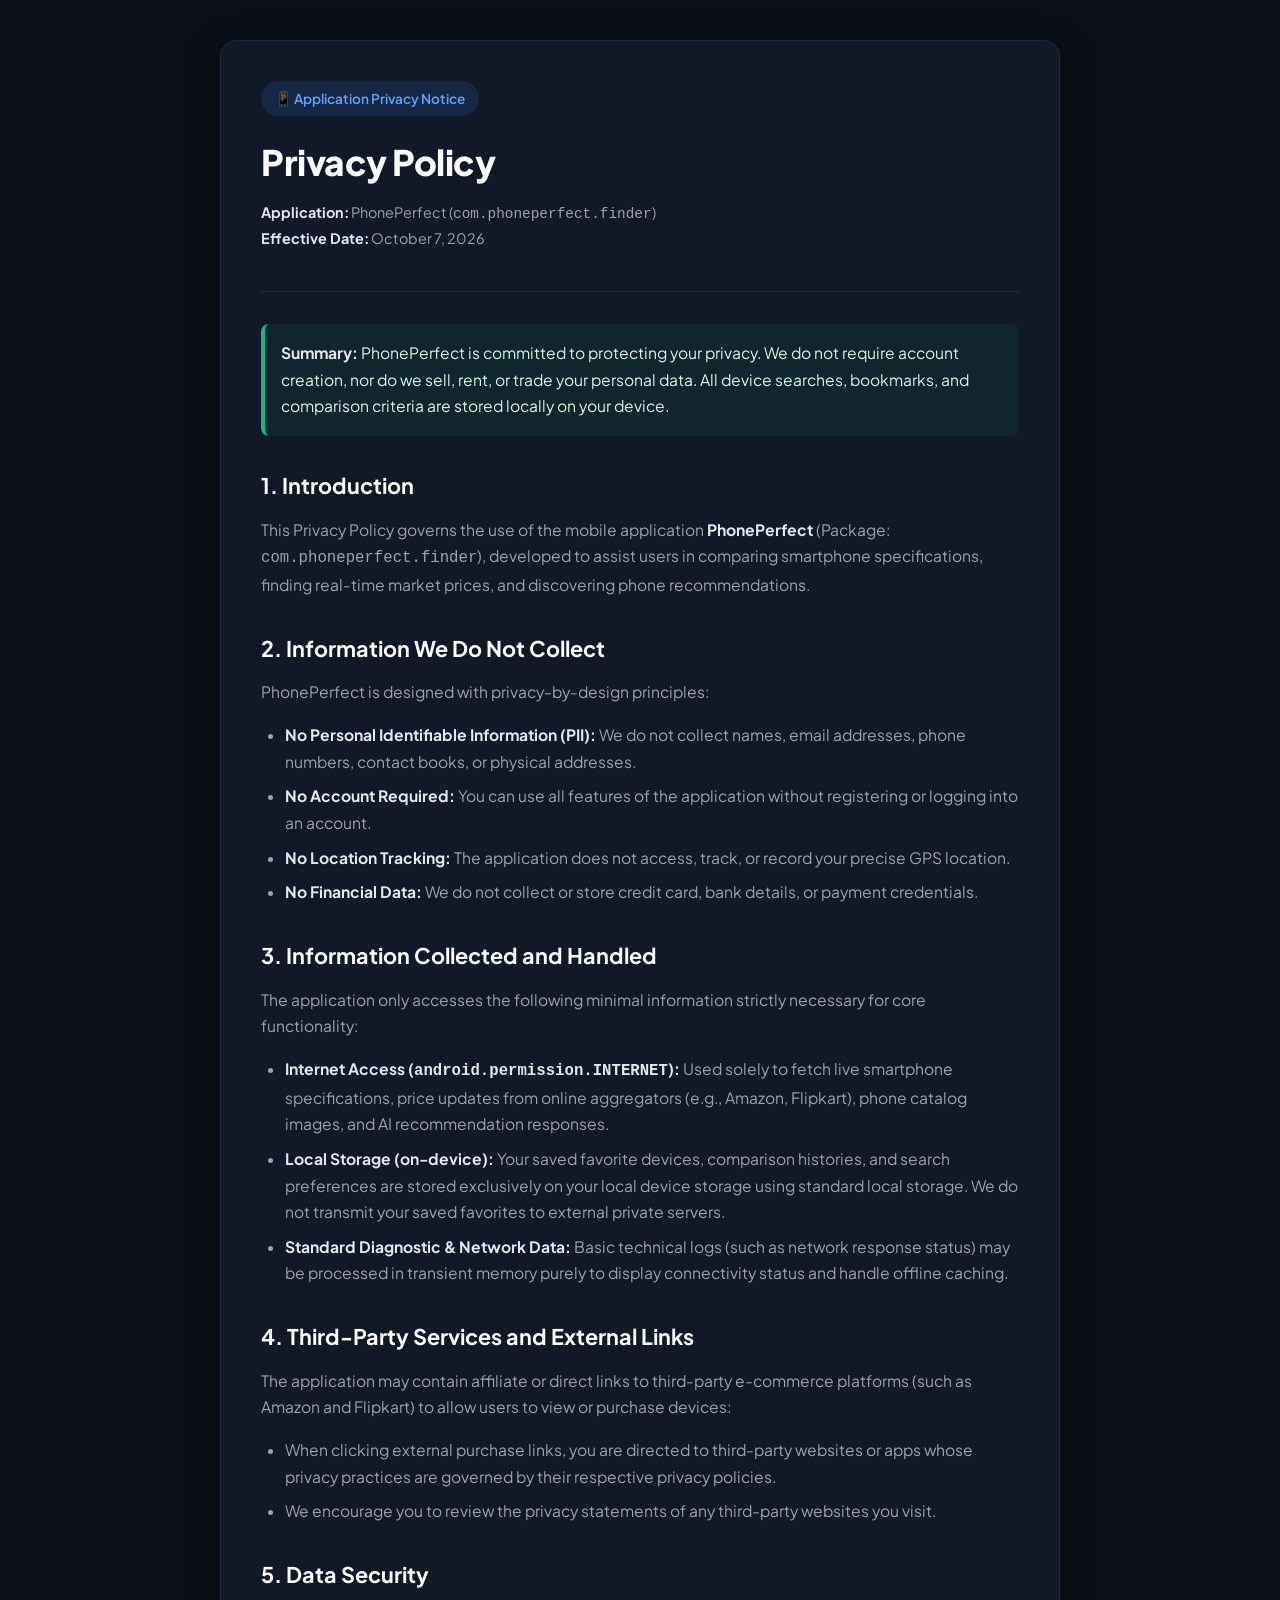
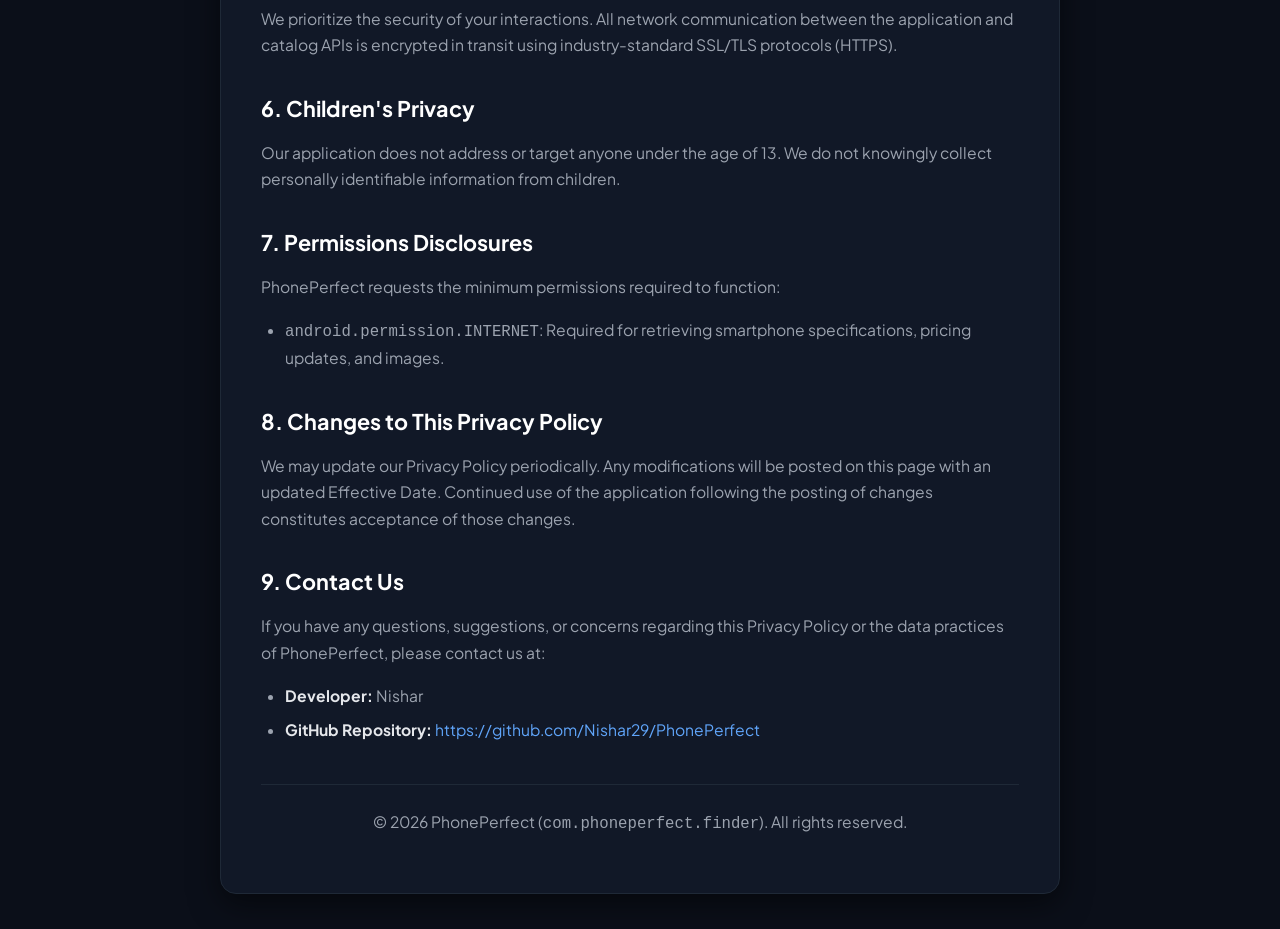
<file: privacy-policy.html>
<!DOCTYPE html>
<html lang="en">
<head>
  <meta charset="UTF-8">
  <meta name="viewport" content="width=device-width, initial-scale=1.0">
  <title>Privacy Policy - PhonePerfect</title>
  <link rel="preconnect" href="https://fonts.googleapis.com">
  <link rel="preconnect" href="https://fonts.gstatic.com" crossorigin>
  <link href="https://fonts.googleapis.com/css2?family=Plus+Jakarta+Sans:wght@400;500;600;700;800&display=swap" rel="stylesheet">
  <style>
    :root {
      --bg-dark: #0b0f19;
      --card-bg: #111827;
      --card-border: #1f2937;
      --text-main: #f3f4f6;
      --text-muted: #9ca3af;
      --primary: #3b82f6;
      --primary-light: #60a5fa;
      --accent: #10b981;
    }
    * {
      box-sizing: border-box;
      margin: 0;
      padding: 0;
    }
    body {
      font-family: 'Plus Jakarta Sans', -apple-system, BlinkMacSystemFont, sans-serif;
      background-color: var(--bg-dark);
      color: var(--text-main);
      line-height: 1.7;
      padding: 40px 20px;
    }
    .container {
      max-width: 840px;
      margin: 0 auto;
      background: var(--card-bg);
      border: 1px solid var(--card-border);
      border-radius: 16px;
      padding: 40px;
      box-shadow: 0 10px 30px rgba(0,0,0,0.5);
    }
    .header {
      border-bottom: 1px solid var(--card-border);
      padding-bottom: 24px;
      margin-bottom: 32px;
    }
    .app-badge {
      display: inline-flex;
      align-items: center;
      gap: 8px;
      background: rgba(59, 130, 246, 0.15);
      color: var(--primary-light);
      padding: 6px 14px;
      border-radius: 20px;
      font-size: 0.85rem;
      font-weight: 600;
      margin-bottom: 16px;
    }
    h1 {
      font-size: 2.2rem;
      font-weight: 800;
      color: #ffffff;
      margin-bottom: 8px;
      letter-spacing: -0.5px;
    }
    .effective-date {
      color: var(--text-muted);
      font-size: 0.9rem;
    }
    h2 {
      font-size: 1.35rem;
      font-weight: 700;
      color: #ffffff;
      margin-top: 32px;
      margin-bottom: 12px;
      display: flex;
      align-items: center;
      gap: 10px;
    }
    p, ul {
      color: var(--text-muted);
      margin-bottom: 16px;
      font-size: 0.98rem;
    }
    ul {
      padding-left: 24px;
    }
    li {
      margin-bottom: 8px;
    }
    strong {
      color: #e5e7eb;
    }
    .highlight-box {
      background: rgba(16, 185, 129, 0.08);
      border-left: 4px solid var(--accent);
      padding: 16px;
      border-radius: 8px;
      margin: 20px 0;
    }
    .highlight-box p {
      color: #d1fae5;
      margin-bottom: 0;
    }
    a {
      color: var(--primary-light);
      text-decoration: none;
    }
    a:hover {
      text-decoration: underline;
    }
    .footer {
      border-top: 1px solid var(--card-border);
      padding-top: 24px;
      margin-top: 40px;
      text-align: center;
      font-size: 0.85rem;
      color: var(--text-muted);
    }
    @media (max-width: 640px) {
      body { padding: 16px; }
      .container { padding: 24px; border-radius: 12px; }
      h1 { font-size: 1.75rem; }
    }
  </style>
</head>
<body>
  <div class="container">
    <div class="header">
      <div class="app-badge">📱 Application Privacy Notice</div>
      <h1>Privacy Policy</h1>
      <p class="effective-date"><strong>Application:</strong> PhonePerfect (<code>com.phoneperfect.finder</code>)<br><strong>Effective Date:</strong> October 7, 2026</p>
    </div>

    <div class="highlight-box">
      <p><strong>Summary:</strong> PhonePerfect is committed to protecting your privacy. We do not require account creation, nor do we sell, rent, or trade your personal data. All device searches, bookmarks, and comparison criteria are stored locally on your device.</p>
    </div>

    <h2>1. Introduction</h2>
    <p>This Privacy Policy governs the use of the mobile application <strong>PhonePerfect</strong> (Package: <code>com.phoneperfect.finder</code>), developed to assist users in comparing smartphone specifications, finding real-time market prices, and discovering phone recommendations.</p>

    <h2>2. Information We Do Not Collect</h2>
    <p>PhonePerfect is designed with privacy-by-design principles:</p>
    <ul>
      <li><strong>No Personal Identifiable Information (PII):</strong> We do not collect names, email addresses, phone numbers, contact books, or physical addresses.</li>
      <li><strong>No Account Required:</strong> You can use all features of the application without registering or logging into an account.</li>
      <li><strong>No Location Tracking:</strong> The application does not access, track, or record your precise GPS location.</li>
      <li><strong>No Financial Data:</strong> We do not collect or store credit card, bank details, or payment credentials.</li>
    </ul>

    <h2>3. Information Collected and Handled</h2>
    <p>The application only accesses the following minimal information strictly necessary for core functionality:</p>
    <ul>
      <li><strong>Internet Access (<code>android.permission.INTERNET</code>):</strong> Used solely to fetch live smartphone specifications, price updates from online aggregators (e.g., Amazon, Flipkart), phone catalog images, and AI recommendation responses.</li>
      <li><strong>Local Storage (on-device):</strong> Your saved favorite devices, comparison histories, and search preferences are stored exclusively on your local device storage using standard local storage. We do not transmit your saved favorites to external private servers.</li>
      <li><strong>Standard Diagnostic & Network Data:</strong> Basic technical logs (such as network response status) may be processed in transient memory purely to display connectivity status and handle offline caching.</li>
    </ul>

    <h2>4. Third-Party Services and External Links</h2>
    <p>The application may contain affiliate or direct links to third-party e-commerce platforms (such as Amazon and Flipkart) to allow users to view or purchase devices:</p>
    <ul>
      <li>When clicking external purchase links, you are directed to third-party websites or apps whose privacy practices are governed by their respective privacy policies.</li>
      <li>We encourage you to review the privacy statements of any third-party websites you visit.</li>
    </ul>

    <h2>5. Data Security</h2>
    <p>We prioritize the security of your interactions. All network communication between the application and catalog APIs is encrypted in transit using industry-standard SSL/TLS protocols (HTTPS).</p>

    <h2>6. Children's Privacy</h2>
    <p>Our application does not address or target anyone under the age of 13. We do not knowingly collect personally identifiable information from children.</p>

    <h2>7. Permissions Disclosures</h2>
    <p>PhonePerfect requests the minimum permissions required to function:</p>
    <ul>
      <li><code>android.permission.INTERNET</code>: Required for retrieving smartphone specifications, pricing updates, and images.</li>
    </ul>

    <h2>8. Changes to This Privacy Policy</h2>
    <p>We may update our Privacy Policy periodically. Any modifications will be posted on this page with an updated Effective Date. Continued use of the application following the posting of changes constitutes acceptance of those changes.</p>

    <h2>9. Contact Us</h2>
    <p>If you have any questions, suggestions, or concerns regarding this Privacy Policy or the data practices of PhonePerfect, please contact us at:</p>
    <ul>
      <li><strong>Developer:</strong> Nishar</li>
      <li><strong>GitHub Repository:</strong> <a href="https://github.com/Nishar29/PhonePerfect" target="_blank" rel="noopener">https://github.com/Nishar29/PhonePerfect</a></li>
    </ul>

    <div class="footer">
      <p>&copy; 2026 PhonePerfect (<code>com.phoneperfect.finder</code>). All rights reserved.</p>
    </div>
  </div>
</body>
</html>
</file>
